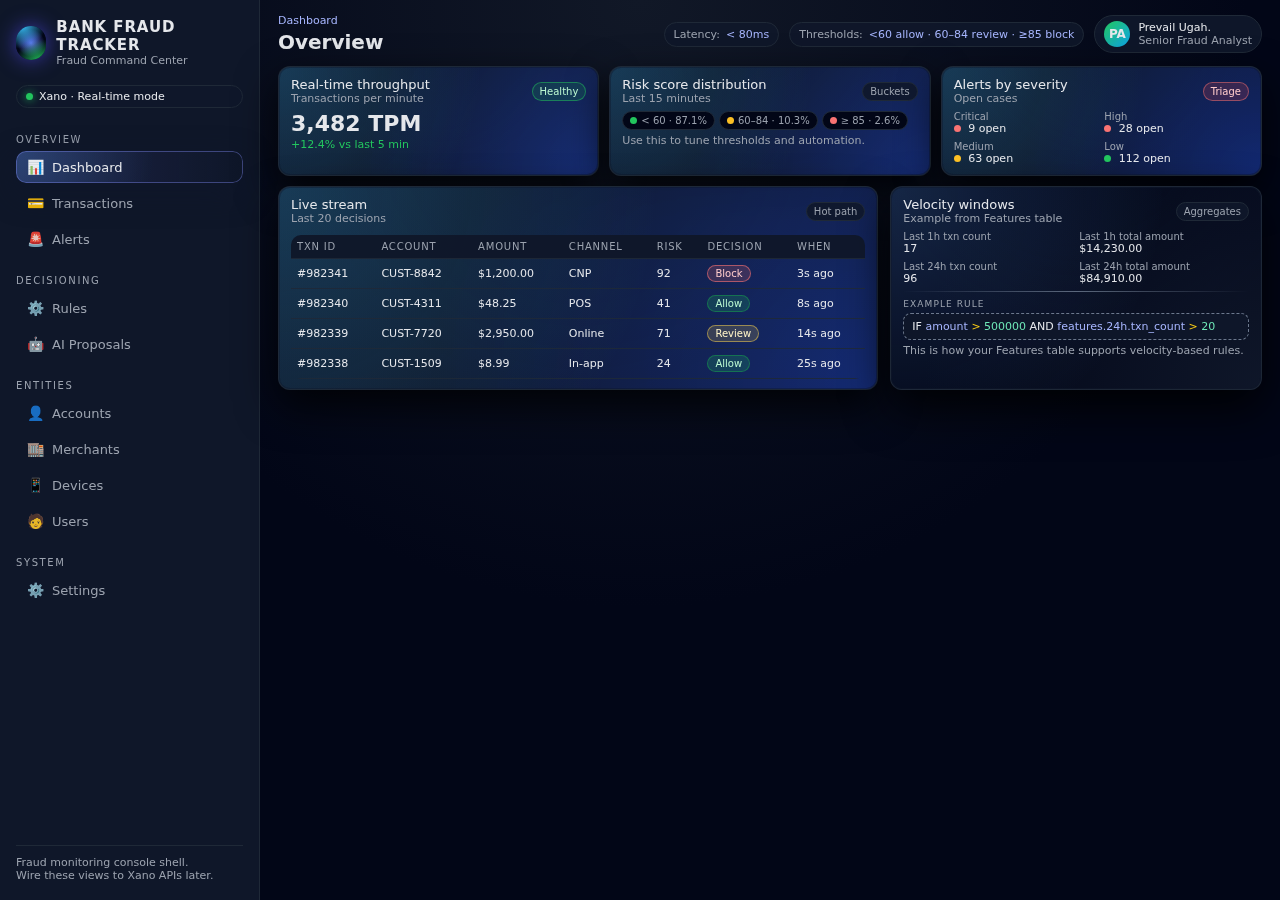
<file: Xano_challenge_ROADMAP/index.html>
<!DOCTYPE html>
<html lang="en">
<head>
  <meta charset="UTF-8" />
  <title>Fraud Tracker</title>
  <meta name="viewport" content="width=device-width, initial-scale=1" />
  <style>
    :root {
      --bg: #020617;
      --bg-alt: #020617;
      --panel: #020617;
      --border: #1f2937;
      --accent: #6366f1;
      --accent-soft: rgba(99, 102, 241, 0.16);
      --accent-bright: #a5b4fc;
      --text: #e5e7eb;
      --text-soft: #9ca3af;
      --danger: #f97373;
      --warning: #fbbf24;
      --success: #22c55e;
      --chip-bg: #020617;
      --radius: 12px;
    }

    * {
      box-sizing: border-box;
      margin: 0;
      padding: 0;
      font-family: system-ui, -apple-system, BlinkMacSystemFont, "Segoe UI", sans-serif;
    }

    body {
      background: radial-gradient(circle at top, #111827 0, #020617 55%);
      color: var(--text);
      min-height: 100vh;
      display: flex;
    }

    .app-shell {
      display: flex;
      width: 100%;
      min-height: 100vh;
    }

    /* Sidebar */
    .sidebar {
      width: 260px;
      background: rgba(15, 23, 42, 0.98);
      border-right: 1px solid var(--border);
      display: flex;
      flex-direction: column;
      padding: 18px 16px;
      position: sticky;
      top: 0;
      height: 100vh;
    }

    .logo {
      display: flex;
      align-items: center;
      gap: 10px;
      margin-bottom: 18px;
    }

    .logo-mark {
      width: 34px;
      height: 34px;
      border-radius: 999px;
      background:
        radial-gradient(circle at 20% 0, #38bdf8 0, transparent 55%),
        radial-gradient(circle at 80% 110%, #22c55e 0, transparent 55%),
        radial-gradient(circle at 50% 50%, #6366f1 0, #020617 60%);
      box-shadow: 0 0 20px rgba(79, 70, 229, 0.7);
    }

    .logo-text {
      font-weight: 600;
      letter-spacing: 0.06em;
      font-size: 15px;
      text-transform: uppercase;
    }

    .logo-sub {
      font-size: 11px;
      color: var(--text-soft);
    }

    .env-pill {
      display: inline-flex;
      align-items: center;
      gap: 6px;
      font-size: 11px;
      padding: 4px 9px;
      border-radius: 999px;
      border: 1px solid var(--border);
      background: rgba(15, 23, 42, 0.9);
      margin-bottom: 10px;
    }

    .env-dot {
      width: 7px;
      height: 7px;
      border-radius: 999px;
      background: #22c55e;
      box-shadow: 0 0 9px rgba(34, 197, 94, 0.9);
    }

    .nav-section-title {
      margin: 16px 0 6px;
      font-size: 10px;
      text-transform: uppercase;
      letter-spacing: 0.16em;
      color: var(--text-soft);
    }

    .nav {
      list-style: none;
    }

    .nav-item {
      margin-bottom: 4px;
    }

    .nav-link {
      display: flex;
      align-items: center;
      gap: 8px;
      padding: 8px 10px;
      border-radius: 10px;
      font-size: 13px;
      color: var(--text-soft);
      cursor: pointer;
      text-decoration: none;
      transition:
        background 0.14s ease,
        color 0.14s ease,
        transform 0.08s ease,
        box-shadow 0.12s ease;
    }

    .nav-link span.icon {
      width: 18px;
      text-align: center;
      font-size: 14px;
      opacity: 0.9;
    }

    .nav-link.active {
      background:
        radial-gradient(circle at top left, rgba(96, 165, 250, 0.25), transparent 60%),
        linear-gradient(to right, var(--accent-soft), transparent);
      color: #e5e7eb;
      box-shadow:
        inset 0 0 0 1px rgba(129, 140, 248, 0.4),
        0 10px 30px rgba(15, 23, 42, 0.8);
    }

    .nav-link:hover {
      background: rgba(31, 41, 55, 0.95);
      color: #e5e7eb;
      transform: translateY(-1px);
    }

    .sidebar-footer {
      margin-top: auto;
      font-size: 11px;
      color: var(--text-soft);
      border-top: 1px solid var(--border);
      padding-top: 10px;
    }

    /* Main */
    .main {
      flex: 1;
      display: flex;
      flex-direction: column;
      padding: 14px 18px;
      gap: 12px;
      max-width: calc(100vw - 260px);
    }

    .topbar {
      display: flex;
      align-items: center;
      justify-content: space-between;
      gap: 10px;
    }

    .breadcrumbs {
      font-size: 11px;
      color: var(--text-soft);
    }

    .breadcrumbs span {
      color: var(--accent-bright);
    }

    .page-title {
      font-size: 20px;
      font-weight: 600;
      margin-top: 3px;
    }

    .topbar-right {
      display: flex;
      align-items: center;
      gap: 10px;
      flex-wrap: wrap;
      justify-content: flex-end;
    }

    .pill {
      font-size: 11px;
      padding: 5px 9px;
      border-radius: 999px;
      border: 1px solid var(--border);
      background: rgba(15, 23, 42, 0.9);
      display: inline-flex;
      align-items: center;
      gap: 6px;
      color: var(--text-soft);
    }

    .pill strong {
      font-weight: 500;
      color: var(--accent-bright);
    }

    .user-wrapper {
      display: flex;
      align-items: center;
      gap: 8px;
      padding: 5px 9px;
      border-radius: 999px;
      border: 1px solid var(--border);
      background: rgba(15, 23, 42, 0.95);
    }

    .user-avatar {
      width: 26px;
      height: 26px;
      border-radius: 999px;
      background: linear-gradient(135deg, #22c55e, #0ea5e9);
      display: flex;
      align-items: center;
      justify-content: center;
      font-size: 12px;
      font-weight: 600;
    }

    .user-info {
      display: flex;
      flex-direction: column;
      font-size: 11px;
    }

    .user-info-name {
      color: #e5e7eb;
    }

    .user-info-role {
      color: var(--text-soft);
    }

    /* Layout helpers */
    .grid {
      display: grid;
      gap: 10px;
    }

    .grid-3 {
      grid-template-columns: repeat(3, minmax(0, 1fr));
    }

    .grid-2 {
      grid-template-columns: repeat(2, minmax(0, 1fr));
    }

    .grid-main-sidebar {
      grid-template-columns: minmax(0, 2.1fr) minmax(0, 1.3fr);
      gap: 12px;
    }

    @media (max-width: 1150px) {
      .grid-3 {
        grid-template-columns: repeat(2, minmax(0, 1fr));
      }

      .grid-main-sidebar {
        grid-template-columns: minmax(0, 1fr);
      }

      .sidebar {
        display: none;
      }

      .main {
        max-width: 100vw;
      }
    }

    @media (max-width: 760px) {
      .grid-3,
      .grid-2 {
        grid-template-columns: minmax(0, 1fr);
      }

      .topbar {
        flex-direction: column;
        align-items: flex-start;
      }
    }

    /* Cards / panels */
    .card {
      background:
        radial-gradient(circle at top left, rgba(56, 189, 248, 0.22), transparent 60%),
        radial-gradient(circle at bottom right, rgba(30, 64, 175, 0.6), rgba(15, 23, 42, 0.98) 70%);
      border-radius: var(--radius);
      padding: 10px 12px;
      border: 1px solid rgba(31, 41, 55, 0.95);
      box-shadow:
        0 16px 40px rgba(0, 0, 0, 0.8),
        inset 0 0 0 1px rgba(15, 23, 42, 0.4);
      position: relative;
      overflow: hidden;
    }

    .card::after {
      content: "";
      position: absolute;
      inset: -30%;
      background: radial-gradient(circle at top, rgba(148, 163, 184, 0.12), transparent 58%);
      opacity: 0.6;
      pointer-events: none;
      mix-blend-mode: soft-light;
    }

    .card > * {
      position: relative;
      z-index: 1;
    }

    .card-header {
      display: flex;
      align-items: center;
      justify-content: space-between;
      margin-bottom: 6px;
    }

    .card-title {
      font-size: 13px;
      font-weight: 500;
    }

    .card-subtitle {
      font-size: 11px;
      color: var(--text-soft);
    }

    .badge {
      font-size: 10px;
      padding: 3px 7px;
      border-radius: 999px;
      border: 1px solid var(--border);
      color: var(--text-soft);
      background: rgba(15, 23, 42, 0.9);
    }

    .badge--success {
      border-color: rgba(34, 197, 94, 0.5);
      color: #bbf7d0;
      background: rgba(22, 163, 74, 0.18);
    }

    .badge--danger {
      border-color: rgba(248, 113, 113, 0.5);
      color: #fecaca;
      background: rgba(239, 68, 68, 0.18);
    }

    .badge--warning {
      border-color: rgba(250, 204, 21, 0.6);
      color: #fef3c7;
      background: rgba(250, 204, 21, 0.15);
    }

    .badge--ai {
      border-color: rgba(168, 85, 247, 0.6);
      color: #f5d0fe;
      background: rgba(91, 33, 182, 0.25);
    }

    .metric-main {
      font-size: 22px;
      font-weight: 600;
      margin-bottom: 2px;
    }

    .metric-meta {
      font-size: 11px;
      color: var(--text-soft);
    }

    .trend {
      font-size: 11px;
      color: var(--success);
    }

    .trend.danger {
      color: var(--danger);
    }

    /* Table */
    .table-wrapper {
      width: 100%;
      overflow-x: auto;
    }

    table {
      width: 100%;
      border-collapse: collapse;
      font-size: 11px;
      margin-top: 4px;
      border-radius: 10px;
      overflow: hidden;
    }

    thead {
      background: rgba(15, 23, 42, 0.98);
    }

    th,
    td {
      padding: 6px 6px;
      text-align: left;
      border-bottom: 1px solid rgba(31, 41, 55, 0.9);
      white-space: nowrap;
    }

    th {
      font-weight: 500;
      color: var(--text-soft);
      font-size: 10px;
      text-transform: uppercase;
      letter-spacing: 0.08em;
    }

    tbody tr:hover {
      background: rgba(55, 65, 81, 0.32);
      cursor: pointer;
    }

    .status-pill {
      padding: 2px 7px;
      border-radius: 999px;
      font-size: 10px;
      border: 1px solid var(--border);
      display: inline-flex;
      align-items: center;
      gap: 4px;
    }

    .status-pill.review {
      background: rgba(252, 211, 77, 0.16);
      color: #fef3c7;
      border-color: rgba(252, 211, 77, 0.5);
    }

    .status-pill.block {
      background: rgba(248, 113, 113, 0.18);
      color: #fecaca;
      border-color: rgba(248, 113, 113, 0.6);
    }

    .status-pill.allow {
      background: rgba(34, 197, 94, 0.18);
      color: #bbf7d0;
      border-color: rgba(22, 163, 74, 0.5);
    }

    .tag {
      font-size: 10px;
      padding: 3px 6px;
      border-radius: 999px;
      border: 1px solid var(--border);
      color: var(--text-soft);
      background: rgba(15, 23, 42, 0.9);
    }

    .tag.severity-high {
      border-color: rgba(248, 113, 113, 0.7);
      color: #fecaca;
    }

    .tag.severity-medium {
      border-color: rgba(250, 204, 21, 0.7);
      color: #fef3c7;
    }

    .tag.severity-low {
      border-color: rgba(59, 130, 246, 0.7);
      color: #bfdbfe;
    }

    /* Filters */
    .filters {
      display: flex;
      flex-wrap: wrap;
      gap: 6px;
      margin-bottom: 6px;
    }

    .filter-control {
      display: flex;
      flex-direction: column;
      gap: 2px;
      min-width: 120px;
    }

    .filter-label {
      font-size: 10px;
      color: var(--text-soft);
    }

    .filter-input,
    .filter-select,
    .filter-range {
      background: rgba(15, 23, 42, 0.95);
      border-radius: 999px;
      padding: 4px 8px;
      border: 1px solid var(--border);
      color: var(--text);
      font-size: 11px;
      outline: none;
    }

    .filter-input::placeholder {
      color: #6b7280;
    }

    .btn {
      border-radius: 999px;
      border: 1px solid var(--border);
      padding: 5px 10px;
      font-size: 11px;
      background: rgba(15, 23, 42, 0.96);
      color: var(--text-soft);
      cursor: pointer;
      display: inline-flex;
      align-items: center;
      gap: 6px;
      transition:
        background 0.15s ease,
        transform 0.06s ease,
        border-color 0.15s ease,
        box-shadow 0.15s ease;
      white-space: nowrap;
    }

    .btn-primary {
      background: linear-gradient(135deg, #6366f1, #22c55e);
      border-color: rgba(191, 219, 254, 0.4);
      color: #f9fafb;
      box-shadow:
        0 10px 25px rgba(15, 23, 42, 0.9),
        0 0 16px rgba(59, 130, 246, 0.7);
    }

    .btn-ghost {
      background: transparent;
    }

    .btn-danger {
      background: rgba(248, 113, 113, 0.15);
      border-color: rgba(248, 113, 113, 0.7);
      color: #fecaca;
    }

    .btn:hover {
      transform: translateY(-1px);
      background: rgba(31, 41, 55, 0.95);
      box-shadow: 0 12px 28px rgba(0, 0, 0, 0.85);
    }

    .btn-primary:hover {
      background: linear-gradient(135deg, #818cf8, #22c55e);
    }

    .btn-danger:hover {
      background: rgba(248, 113, 113, 0.22);
    }

    .section {
      display: none;
      flex-direction: column;
      gap: 10px;
    }

    .section.active {
      display: flex;
    }

    .section-header-line {
      display: flex;
      justify-content: space-between;
      align-items: center;
      margin-bottom: -2px;
      gap: 8px;
      flex-wrap: wrap;
    }

    .section-title {
      font-size: 15px;
      font-weight: 550;
    }

    .section-subtitle {
      font-size: 11px;
      color: var(--text-soft);
    }

    /* Detail panels */
    .detail-panel {
      background:
        radial-gradient(circle at top left, rgba(96, 165, 250, 0.2), transparent 65%),
        radial-gradient(circle at bottom right, rgba(15, 23, 42, 0.98), rgba(2, 6, 23, 1) 80%);
      border-radius: var(--radius);
      padding: 10px 12px;
      border: 1px solid rgba(31, 41, 55, 0.9);
      box-shadow:
        0 18px 45px rgba(0, 0, 0, 0.9),
        inset 0 0 0 1px rgba(15, 23, 42, 0.5);
      position: relative;
      overflow: hidden;
    }

    .detail-panel::after {
      content: "";
      position: absolute;
      inset: -40%;
      background: radial-gradient(circle at top, rgba(148, 163, 184, 0.16), transparent 60%);
      opacity: 0.7;
      pointer-events: none;
      mix-blend-mode: soft-light;
    }

    .detail-panel > * {
      position: relative;
      z-index: 1;
    }

    .detail-header {
      display: flex;
      justify-content: space-between;
      align-items: center;
      margin-bottom: 6px;
      gap: 8px;
    }

    .detail-title {
      font-size: 13px;
      font-weight: 500;
    }

    .detail-meta {
      font-size: 11px;
      color: var(--text-soft);
    }

    .detail-grid {
      display: grid;
      grid-template-columns: repeat(2, minmax(0, 1fr));
      gap: 6px;
      font-size: 11px;
    }

    @media (max-width: 840px) {
      .detail-grid {
        grid-template-columns: minmax(0, 1fr);
      }
    }

    .detail-item-label {
      font-size: 10px;
      color: var(--text-soft);
    }

    .detail-item-value {
      font-size: 11px;
    }

    /* JSON viewer */
    .json-viewer {
      background: rgba(15, 23, 42, 0.98);
      border-radius: 8px;
      padding: 8px;
      border: 1px solid var(--border);
      font-family: "JetBrains Mono", ui-monospace, SFMono-Regular, Menlo, Monaco, Consolas, "Liberation Mono", "Courier New", monospace;
      font-size: 11px;
      max-height: 180px;
      overflow: auto;
      color: #e5e7eb;
      margin-top: 4px;
    }

    .json-key {
      color: #93c5fd;
    }

    .json-string {
      color: #6ee7b7;
    }

    .json-number {
      color: #fde68a;
    }

    .json-boolean {
      color: #fca5a5;
    }

    .json-null {
      color: #9ca3af;
    }

    .rule-condition {
      font-size: 11px;
      padding: 6px 8px;
      border-radius: 8px;
      background: rgba(15, 23, 42, 0.96);
      border: 1px dashed rgba(148, 163, 184, 0.7);
      margin-top: 4px;
    }

    .rule-condition span.field {
      color: #a5b4fc;
    }

    .rule-condition span.op {
      color: #facc15;
    }

    .rule-condition span.value {
      color: #6ee7b7;
    }

    .chips {
      display: flex;
      flex-wrap: wrap;
      gap: 4px;
      margin-top: 4px;
    }

    .chip {
      font-size: 10px;
      padding: 3px 7px;
      border-radius: 999px;
      background: var(--chip-bg);
      border: 1px solid var(--border);
      color: var(--text-soft);
      display: inline-flex;
      align-items: center;
      gap: 4px;
    }

    .chip-dot {
      width: 7px;
      height: 7px;
      border-radius: 999px;
      background: #22c55e;
    }

    .muted {
      color: var(--text-soft);
      font-size: 11px;
    }

    .divider {
      height: 1px;
      border-radius: 999px;
      background: linear-gradient(to right, transparent, rgba(148, 163, 184, 0.65), transparent);
      margin: 6px 0 7px;
      opacity: 0.9;
    }

    .tiny-label {
      font-size: 9px;
      text-transform: uppercase;
      letter-spacing: 0.12em;
      color: var(--text-soft);
    }

    .severity-dot {
      width: 7px;
      height: 7px;
      border-radius: 999px;
      display: inline-block;
      margin-right: 4px;
    }

    .severity-dot.high {
      background: #f97373;
    }

    .severity-dot.medium {
      background: #fbbf24;
    }

    .severity-dot.low {
      background: #22c55e;
    }

    .badge-confidence {
      border-color: rgba(129, 140, 248, 0.8);
      color: #e0e7ff;
      background: rgba(55, 48, 163, 0.4);
    }

    .pagination {
      display: flex;
      justify-content: flex-end;
      align-items: center;
      gap: 4px;
      margin-top: 4px;
      font-size: 11px;
    }

    .pagination-btn {
      padding: 3px 7px;
      border-radius: 999px;
      border: 1px solid var(--border);
      background: rgba(15, 23, 42, 0.95);
      cursor: pointer;
    }

    .pagination-btn.disabled {
      opacity: 0.4;
      cursor: default;
    }
  </style>
</head>
<body>
  <div class="app-shell">
    <!-- Sidebar -->
    <aside class="sidebar">
      <div class="logo">
        <div class="logo-mark"></div>
        <div>
          <div class="logo-text">Bank Fraud Tracker</div>
          <div class="logo-sub">Fraud Command Center</div>
        </div>
      </div>

      <div class="env-pill">
        <span class="env-dot"></span>
        <span>Xano · Real-time mode</span>
      </div>

      <div class="nav-section-title">Overview</div>
      <ul class="nav">
        <li class="nav-item">
          <a class="nav-link active" data-section="dashboard">
            <span class="icon">📊</span>
            <span>Dashboard</span>
          </a>
        </li>
        <li class="nav-item">
          <a class="nav-link" data-section="transactions">
            <span class="icon">💳</span>
            <span>Transactions</span>
          </a>
        </li>
        <li class="nav-item">
          <a class="nav-link" data-section="alerts">
            <span class="icon">🚨</span>
            <span>Alerts</span>
          </a>
        </li>
      </ul>

      <div class="nav-section-title">Decisioning</div>
      <ul class="nav">
        <li class="nav-item">
          <a class="nav-link" data-section="rules">
            <span class="icon">⚙️</span>
            <span>Rules</span>
          </a>
        </li>
        <li class="nav-item">
          <a class="nav-link" data-section="ai-proposals">
            <span class="icon">🤖</span>
            <span>AI Proposals</span>
          </a>
        </li>
      </ul>

      <div class="nav-section-title">Entities</div>
      <ul class="nav">
        <li class="nav-item">
          <a class="nav-link" data-section="accounts">
            <span class="icon">👤</span>
            <span>Accounts</span>
          </a>
        </li>
        <li class="nav-item">
          <a class="nav-link" data-section="merchants">
            <span class="icon">🏬</span>
            <span>Merchants</span>
          </a>
        </li>
        <li class="nav-item">
          <a class="nav-link" data-section="devices">
            <span class="icon">📱</span>
            <span>Devices</span>
          </a>
        </li>
        <li class="nav-item">
          <a class="nav-link" data-section="users">
            <span class="icon">🧑</span>
            <span>Users</span>
          </a>
        </li>
      </ul>

      <div class="nav-section-title">System</div>
      <ul class="nav">
        <li class="nav-item">
          <a class="nav-link" data-section="settings">
            <span class="icon">⚙️</span>
            <span>Settings</span>
          </a>
        </li>
      </ul>

      <div class="sidebar-footer">
        <div>Fraud monitoring console shell.</div>
        <div class="muted">Wire these views to Xano APIs later.</div>
      </div>
    </aside>

    <!-- Main -->
    <main class="main">
      <header class="topbar">
        <div>
          <div class="breadcrumbs">
            <span id="breadcrumbs-root">Dashboard</span>
          </div>
          <div class="page-title" id="page-title">Overview</div>
        </div>
        <div class="topbar-right">
          <div class="pill">
            <span>Latency:</span>
            <strong>&lt; 80ms</strong>
          </div>
          <div class="pill">
            <span>Thresholds:</span>
            <strong>&lt;60 allow · 60–84 review · ≥85 block</strong>
          </div>
          <div class="user-wrapper">
            <div class="user-avatar">PA</div>
            <div class="user-info">
              <span class="user-info-name">Prevail Ugah.</span>
              <span class="user-info-role">Senior Fraud Analyst</span>
            </div>
          </div>
        </div>
      </header>

      <!-- DASHBOARD -->
      <section class="section active" id="section-dashboard">
        <div class="grid grid-3">
          <div class="card">
            <div class="card-header">
              <div>
                <div class="card-title">Real-time throughput</div>
                <div class="card-subtitle">Transactions per minute</div>
              </div>
              <span class="badge badge--success">Healthy</span>
            </div>
            <div class="metric-main">3,482 TPM</div>
            <div class="metric-meta">
              <span class="trend">+12.4% vs last 5 min</span>
            </div>
          </div>

          <div class="card">
            <div class="card-header">
              <div>
                <div class="card-title">Risk score distribution</div>
                <div class="card-subtitle">Last 15 minutes</div>
              </div>
              <span class="badge">Buckets</span>
            </div>
            <div class="chips">
              <div class="chip">
                <span class="chip-dot"></span>&lt; 60 · 87.1%
              </div>
              <div class="chip">
                <span class="chip-dot" style="background:#fbbf24;"></span>60–84 · 10.3%
              </div>
              <div class="chip">
                <span class="chip-dot" style="background:#f97373;"></span>≥ 85 · 2.6%
              </div>
            </div>
            <div class="metric-meta" style="margin-top:4px;">
              Use this to tune thresholds and automation.
            </div>
          </div>

          <div class="card">
            <div class="card-header">
              <div>
                <div class="card-title">Alerts by severity</div>
                <div class="card-subtitle">Open cases</div>
              </div>
              <span class="badge badge--danger">Triage</span>
            </div>
            <div class="detail-grid">
              <div>
                <div class="detail-item-label">Critical</div>
                <div class="detail-item-value">
                  <span class="severity-dot high"></span> 9 open
                </div>
              </div>
              <div>
                <div class="detail-item-label">High</div>
                <div class="detail-item-value">
                  <span class="severity-dot high"></span> 28 open
                </div>
              </div>
              <div>
                <div class="detail-item-label">Medium</div>
                <div class="detail-item-value">
                  <span class="severity-dot medium"></span> 63 open
                </div>
              </div>
              <div>
                <div class="detail-item-label">Low</div>
                <div class="detail-item-value">
                  <span class="severity-dot low"></span> 112 open
                </div>
              </div>
            </div>
          </div>
        </div>

        <div class="grid grid-main-sidebar">
          <div class="card">
            <div class="card-header">
              <div>
                <div class="card-title">Live stream</div>
                <div class="card-subtitle">Last 20 decisions</div>
              </div>
              <span class="badge">Hot path</span>
            </div>
            <div class="table-wrapper">
              <table>
                <thead>
                  <tr>
                    <th>Txn ID</th>
                    <th>Account</th>
                    <th>Amount</th>
                    <th>Channel</th>
                    <th>Risk</th>
                    <th>Decision</th>
                    <th>When</th>
                  </tr>
                </thead>
                <tbody>
                  <tr>
                    <td>#982341</td>
                    <td>CUST-8842</td>
                    <td>$1,200.00</td>
                    <td>CNP</td>
                    <td>92</td>
                    <td><span class="status-pill block">Block</span></td>
                    <td>3s ago</td>
                  </tr>
                  <tr>
                    <td>#982340</td>
                    <td>CUST-4311</td>
                    <td>$48.25</td>
                    <td>POS</td>
                    <td>41</td>
                    <td><span class="status-pill allow">Allow</span></td>
                    <td>8s ago</td>
                  </tr>
                  <tr>
                    <td>#982339</td>
                    <td>CUST-7720</td>
                    <td>$2,950.00</td>
                    <td>Online</td>
                    <td>71</td>
                    <td><span class="status-pill review">Review</span></td>
                    <td>14s ago</td>
                  </tr>
                  <tr>
                    <td>#982338</td>
                    <td>CUST-1509</td>
                    <td>$8.99</td>
                    <td>In-app</td>
                    <td>24</td>
                    <td><span class="status-pill allow">Allow</span></td>
                    <td>25s ago</td>
                  </tr>
                </tbody>
              </table>
            </div>
          </div>

          <div class="detail-panel">
            <div class="detail-header">
              <div>
                <div class="detail-title">Velocity windows</div>
                <div class="detail-meta">Example from Features table</div>
              </div>
              <span class="badge">Aggregates</span>
            </div>
            <div class="detail-grid">
              <div>
                <div class="detail-item-label">Last 1h txn count</div>
                <div class="detail-item-value">17</div>
              </div>
              <div>
                <div class="detail-item-label">Last 1h total amount</div>
                <div class="detail-item-value">$14,230.00</div>
              </div>
              <div>
                <div class="detail-item-label">Last 24h txn count</div>
                <div class="detail-item-value">96</div>
              </div>
              <div>
                <div class="detail-item-label">Last 24h total amount</div>
                <div class="detail-item-value">$84,910.00</div>
              </div>
            </div>
            <div class="divider"></div>
            <div class="tiny-label">Example rule</div>
            <div class="rule-condition">
              IF <span class="field">amount</span>
              <span class="op">&gt;</span>
              <span class="value">500000</span>
              AND
              <span class="field">features.24h.txn_count</span>
              <span class="op">&gt;</span>
              <span class="value">20</span>
            </div>
            <p class="muted" style="margin-top:4px;">
              This is how your Features table supports velocity-based rules.
            </p>
          </div>
        </div>
      </section>

      <!-- TRANSACTIONS -->
      <section class="section" id="section-transactions">
        <div class="section-header-line">
          <div>
            <div class="section-title">Transactions</div>
            <div class="section-subtitle">
              Inspect live and historical transactions, risk scores, and rule evaluations.
            </div>
          </div>
          <div style="display:flex; gap:6px; flex-wrap:wrap;">
            <button class="btn btn-ghost">Export CSV</button>
            <button class="btn btn-primary">Ingest test transaction</button>
          </div>
        </div>

        <div class="card">
          <div class="card-header">
            <div>
              <div class="card-title">Filters</div>
              <div class="card-subtitle">Time, value, channel, decision, and risk score.</div>
            </div>
          </div>
          <div class="filters">
            <div class="filter-control">
              <label class="filter-label">Date range</label>
              <input class="filter-input" placeholder="Last 24 hours" />
            </div>
            <div class="filter-control">
              <label class="filter-label">Amount (min)</label>
              <input class="filter-input" placeholder="0" />
            </div>
            <div class="filter-control">
              <label class="filter-label">Amount (max)</label>
              <input class="filter-input" placeholder="500000" />
            </div>
            <div class="filter-control">
              <label class="filter-label">Channel</label>
              <select class="filter-select">
                <option>Any</option>
                <option>Online</option>
                <option>POS</option>
                <option>Card-not-present</option>
                <option>In-app</option>
              </select>
            </div>
            <div class="filter-control">
              <label class="filter-label">Decision</label>
              <select class="filter-select">
                <option>Any</option>
                <option>Allow</option>
                <option>Review</option>
                <option>Block</option>
              </select>
            </div>
            <div class="filter-control">
              <label class="filter-label">Risk ≥</label>
              <input class="filter-input" placeholder="0" />
            </div>
            <div style="align-self:flex-end; display:flex; gap:6px;">
              <button class="btn btn-ghost">Reset</button>
              <button class="btn btn-primary">Apply</button>
            </div>
          </div>
        </div>

        <div class="grid grid-main-sidebar">
          <div class="card">
            <div class="card-header">
              <div>
                <div class="card-title">Transactions list</div>
                <div class="card-subtitle">Backed by the Transactions table in Xano.</div>
              </div>
              <span class="badge">Paginated</span>
            </div>
            <div class="table-wrapper">
              <table>
                <thead>
                  <tr>
                    <th>ID</th>
                    <th>Account</th>
                    <th>Merchant</th>
                    <th>Amount</th>
                    <th>Channel</th>
                    <th>Risk</th>
                    <th>Decision</th>
                    <th>Timestamp</th>
                  </tr>
                </thead>
                <tbody>
                  <tr>
                    <td>#982341</td>
                    <td>CUST-8842</td>
                    <td>FOODPANDA-NG</td>
                    <td>$1,200.00</td>
                    <td>CNP</td>
                    <td>92</td>
                    <td><span class="status-pill block">Block</span></td>
                    <td>2025-12-12 21:31:22</td>
                  </tr>
                  <tr>
                    <td>#982339</td>
                    <td>CUST-7720</td>
                    <td>UBER-NG</td>
                    <td>$2,950.00</td>
                    <td>Online</td>
                    <td>71</td>
                    <td><span class="status-pill review">Review</span></td>
                    <td>2025-12-12 21:30:14</td>
                  </tr>
                  <tr>
                    <td>#982332</td>
                    <td>CUST-4311</td>
                    <td>SPAR-ABJ</td>
                    <td>$48.25</td>
                    <td>POS</td>
                    <td>41</td>
                    <td><span class="status-pill allow">Allow</span></td>
                    <td>2025-12-12 21:28:09</td>
                  </tr>
                  <tr>
                    <td>#982328</td>
                    <td>CUST-1509</td>
                    <td>APPLE.COM/BILL</td>
                    <td>$8.99</td>
                    <td>In-app</td>
                    <td>24</td>
                    <td><span class="status-pill allow">Allow</span></td>
                    <td>2025-12-12 21:27:49</td>
                  </tr>
                </tbody>
              </table>
            </div>
            <div class="pagination">
              <span>Page 1 of 48</span>
              <button class="pagination-btn disabled">&laquo;</button>
              <button class="pagination-btn">&raquo;</button>
            </div>
          </div>

          <div class="detail-panel">
            <div class="detail-header">
              <div>
                <div class="detail-title">Transaction detail</div>
                <div class="detail-meta">
                  Combines Accounts, Merchants, Devices, Features, and Rule_evaluations.
                </div>
              </div>
              <span class="badge badge--danger">Risk 92 · Block</span>
            </div>

            <div class="detail-grid">
              <div>
                <div class="detail-item-label">Transaction ID</div>
                <div class="detail-item-value">#982341</div>
              </div>
              <div>
                <div class="detail-item-label">Account</div>
                <div class="detail-item-value">CUST-8842 (High tier)</div>
              </div>
              <div>
                <div class="detail-item-label">Merchant</div>
                <div class="detail-item-value">FOODPANDA-NG (MCC 5812)</div>
              </div>
              <div>
                <div class="detail-item-label">Device</div>
                <div class="detail-item-value">device_hash_9af0...d2</div>
              </div>
              <div>
                <div class="detail-item-label">Channel</div>
                <div class="detail-item-value">Card-not-present</div>
              </div>
              <div>
                <div class="detail-item-label">Amount</div>
                <div class="detail-item-value">$1,200.00 · NGN equivalent</div>
              </div>
            </div>

            <div class="divider"></div>
            <div class="tiny-label">Rule evaluations</div>
            <div class="chips">
              <div class="chip">
                Large CNP at night · +40
              </div>
              <div class="chip">
                24h velocity &gt; 20 · +35
              </div>
              <div class="chip">
                New device &lt; 1h · +17
              </div>
            </div>

            <div class="divider"></div>
            <div class="tiny-label">Features snapshot</div>
            <p class="muted">
              Last 1h: 17 txns · $14,230 — Last 24h: 96 txns · $84,910.
            </p>

            <div class="divider"></div>
            <div class="tiny-label">Raw metadata_json</div>
            <div class="json-viewer">
              <span class="json-key">{"ip_address"</span>: <span class="json-string">"197.210.45.18"</span>,
              <span class="json-key">"geo_country"</span>: <span class="json-string">"NG"</span>,
              <span class="json-key">"device_fingerprint"</span>: <span class="json-string">"device_hash_9af0e..."</span>,
              <span class="json-key">"user_agent"</span>: <span class="json-string">"Mozilla/5.0 (Windows 10)"</span>,
              <span class="json-key">"attempt"</span>: <span class="json-number">3</span>,
              <span class="json-key">"previous_declines"</span>: <span class="json-number">2</span>
              }
            </div>
          </div>
        </div>
      </section>

      <!-- ALERTS -->
      <section class="section" id="section-alerts">
        <div class="section-header-line">
          <div>
            <div class="section-title">Alerts & Case Management</div>
            <div class="section-subtitle">
              Alerts are created when transactions exceed risk thresholds or match critical rules.
            </div>
          </div>
          <button class="btn btn-primary">New manual case</button>
        </div>

        <div class="grid grid-main-sidebar">
          <div class="card">
            <div class="card-header">
              <div>
                <div class="card-title">Alert queue</div>
                <div class="card-subtitle">
                  Data from the Alerts table (linked to Transactions and Users).
                </div>
              </div>
              <span class="badge badge--danger">Critical triage</span>
            </div>

            <div class="filters">
              <div class="filter-control">
                <label class="filter-label">Severity</label>
                <select class="filter-select">
                  <option>Any</option>
                  <option>Critical</option>
                  <option>High</option>
                  <option>Medium</option>
                  <option>Low</option>
                </select>
              </div>
              <div class="filter-control">
                <label class="filter-label">Status</label>
                <select class="filter-select">
                  <option>Open</option>
                  <option>In review</option>
                  <option>Resolved</option>
                </select>
              </div>
              <div class="filter-control">
                <label class="filter-label">Assignee</label>
                <select class="filter-select">
                  <option>Any</option>
                  <option>Unassigned</option>
                  <option>Prevail A.</option>
                  <option>Analyst team</option>
                </select>
              </div>
              <div style="align-self:flex-end;">
                <button class="btn btn-ghost">Clear</button>
                <button class="btn btn-primary">Filter</button>
              </div>
            </div>

            <div class="table-wrapper">
              <table>
                <thead>
                  <tr>
                    <th>Alert ID</th>
                    <th>Txn ID</th>
                    <th>Risk</th>
                    <th>Category</th>
                    <th>Status</th>
                    <th>Assignee</th>
                    <th>Created</th>
                  </tr>
                </thead>
                <tbody>
                  <tr>
                    <td>AL-00982</td>
                    <td>#982341</td>
                    <td>92</td>
                    <td>Velocity spike</td>
                    <td><span class="status-pill block">Open</span></td>
                    <td>Unassigned</td>
                    <td>2m ago</td>
                  </tr>
                  <tr>
                    <td>AL-00981</td>
                    <td>#982339</td>
                    <td>71</td>
                    <td>High-risk merchant</td>
                    <td><span class="status-pill review">In review</span></td>
                    <td>Prevail A.</td>
                    <td>7m ago</td>
                  </tr>
                  <tr>
                    <td>AL-00977</td>
                    <td>#982320</td>
                    <td>88</td>
                    <td>Multiple declines</td>
                    <td><span class="status-pill allow">Resolved</span></td>
                    <td>Analyst queue</td>
                    <td>24m ago</td>
                  </tr>
                </tbody>
              </table>
            </div>
          </div>

          <div class="detail-panel">
            <div class="detail-header">
              <div>
                <div class="detail-title">Alert detail</div>
                <div class="detail-meta">Case record linked to a single transaction.</div>
              </div>
              <span class="badge badge--danger">Critical · Open</span>
            </div>

            <div class="detail-grid">
              <div>
                <div class="detail-item-label">Alert ID</div>
                <div class="detail-item-value">AL-00982</div>
              </div>
              <div>
                <div class="detail-item-label">Transaction ID</div>
                <div class="detail-item-value">#982341</div>
              </div>
              <div>
                <div class="detail-item-label">Risk score</div>
                <div class="detail-item-value">92</div>
              </div>
              <div>
                <div class="detail-item-label">Category</div>
                <div class="detail-item-value">Velocity spike</div>
              </div>
              <div>
                <div class="detail-item-label">Status</div>
                <div class="detail-item-value">Open</div>
              </div>
              <div>
                <div class="detail-item-label">Assignee</div>
                <div class="detail-item-value">Unassigned</div>
              </div>
            </div>

            <div class="divider"></div>
            <div class="tiny-label">Notes</div>
            <p class="muted">
              Add analyst notes, outcome, and any supporting evidence about customer or merchant behaviour.
            </p>
            <div style="margin-top:6px; display:flex; gap:6px; flex-wrap:wrap;">
              <button class="btn btn-primary">Assign to me</button>
              <button class="btn btn-ghost">Change status</button>
            </div>
          </div>
        </div>
      </section>

      <!-- RULES -->
      <section class="section" id="section-rules">
        <div class="section-header-line">
          <div>
            <div class="section-title">Rules Engine</div>
            <div class="section-subtitle">
              Manage human-written fraud rules: versions, severity, and actions.
            </div>
          </div>
          <button class="btn btn-primary">Create new rule</button>
        </div>

        <div class="grid grid-main-sidebar">
          <div class="card">
            <div class="card-header">
              <div>
                <div class="card-title">Rule library</div>
                <div class="card-subtitle">
                  Active rules are evaluated on each transaction.
                </div>
              </div>
              <span class="badge">Versioned</span>
            </div>

            <div class="table-wrapper">
              <table>
                <thead>
                  <tr>
                    <th>Name</th>
                    <th>Version</th>
                    <th>Severity</th>
                    <th>Action</th>
                    <th>Status</th>
                    <th>Score +</th>
                  </tr>
                </thead>
                <tbody>
                  <tr>
                    <td>Large CNP at night</td>
                    <td>3</td>
                    <td><span class="tag severity-high">High</span></td>
                    <td>Block</td>
                    <td>Active</td>
                    <td>+40</td>
                  </tr>
                  <tr>
                    <td>24h velocity &gt; 20</td>
                    <td>1</td>
                    <td><span class="tag severity-medium">Medium</span></td>
                    <td>Review</td>
                    <td>Active</td>
                    <td>+35</td>
                  </tr>
                  <tr>
                    <td>New device &amp; high amount</td>
                    <td>2</td>
                    <td><span class="tag severity-high">High</span></td>
                    <td>Review</td>
                    <td>Active</td>
                    <td>+30</td>
                  </tr>
                  <tr>
                    <td>Block sanctioned countries</td>
                    <td>5</td>
                    <td><span class="tag severity-high">Critical</span></td>
                    <td>Block</td>
                    <td>Active</td>
                    <td>+80</td>
                  </tr>
                </tbody>
              </table>
            </div>
          </div>

          <div class="detail-panel">
            <div class="detail-header">
              <div>
                <div class="detail-title">Rule detail</div>
                <div class="detail-meta">
                  condition_json rendered into human-readable logic.
                </div>
              </div>
              <span class="badge badge--warning">Awaiting approval</span>
            </div>

            <div class="detail-grid">
              <div>
                <div class="detail-item-label">Rule name</div>
                <div class="detail-item-value">Large CNP at night</div>
              </div>
              <div>
                <div class="detail-item-label">Version</div>
                <div class="detail-item-value">3</div>
              </div>
              <div>
                <div class="detail-item-label">Severity</div>
                <div class="detail-item-value">High</div>
              </div>
              <div>
                <div class="detail-item-label">Action</div>
                <div class="detail-item-value">Block</div>
              </div>
              <div>
                <div class="detail-item-label">Created by</div>
                <div class="detail-item-value">prevail@company.com</div>
              </div>
              <div>
                <div class="detail-item-label">Approved by</div>
                <div class="detail-item-value">Pending</div>
              </div>
            </div>

            <div class="divider"></div>
            <div class="tiny-label">Condition (from condition_json)</div>
            <div class="rule-condition">
              IF <span class="field">channel</span>
              <span class="op">==</span>
              <span class="value">"card_not_present"</span>
              AND
              <span class="field">amount</span>
              <span class="op">&gt;</span>
              <span class="value">500000</span>
              AND
              <span class="field">timestamp.hour</span>
              <span class="op">IN</span>
              <span class="value">[22, 23, 0, 1, 2, 3]</span>
            </div>
            <p class="muted" style="margin-top:4px;">
              In Xano you’ll parse <code>condition_json</code> and feed it into the rule engine.
            </p>

            <div style="margin-top:6px; display:flex; gap:6px; flex-wrap:wrap;">
              <button class="btn btn-primary">Approve rule</button>
              <button class="btn btn-danger">Disable rule</button>
            </div>
          </div>
        </div>
      </section>

      <!-- AI PROPOSALS -->
      <section class="section" id="section-ai-proposals">
        <div class="section-header-line">
          <div>
            <div class="section-title">AI Proposals (Gemini)</div>
            <div class="section-subtitle">
              Rule ideas suggested by Gemini, stored in Ai_proposals.
            </div>
          </div>
          <button class="btn btn-primary">Trigger AI on sample</button>
        </div>

        <div class="grid grid-main-sidebar">
          <div class="card">
            <div class="card-header">
              <div>
                <div class="card-title">Proposed rules</div>
                <div class="card-subtitle">
                  Each proposal has an explanation, confidence, and rule JSON.
                </div>
              </div>
              <span class="badge badge-confidence">Gemini v1.5</span>
            </div>
            <div class="table-wrapper">
              <table>
                <thead>
                  <tr>
                    <th>Name</th>
                    <th>Confidence</th>
                    <th>Severity</th>
                    <th>Status</th>
                    <th>Proposed</th>
                  </tr>
                </thead>
                <tbody>
                  <tr>
                    <td>Rapid micro-charges on new device</td>
                    <td>0.91</td>
                    <td><span class="tag severity-high">High</span></td>
                    <td>Pending</td>
                    <td>2025-12-12 21:25</td>
                  </tr>
                  <tr>
                    <td>Unusual cross-border reversals</td>
                    <td>0.83</td>
                    <td><span class="tag severity-medium">Medium</span></td>
                    <td>Rejected</td>
                    <td>2025-12-12 19:10</td>
                  </tr>
                  <tr>
                    <td>Low-value test charges</td>
                    <td>0.88</td>
                    <td><span class="tag severity-low">Low</span></td>
                    <td>Approved</td>
                    <td>2025-12-12 16:42</td>
                  </tr>
                </tbody>
              </table>
            </div>
          </div>

          <div class="detail-panel">
            <div class="detail-header">
              <div>
                <div class="detail-title">Proposal detail</div>
                <div class="detail-meta">
                  Maps to Ai_proposals.input_context_json and proposed_rule_json.
                </div>
              </div>
              <span class="badge badge-confidence">Confidence 0.91</span>
            </div>

            <div class="tiny-label">Explanation</div>
            <p class="muted">
              "Detected a pattern where compromised cards are tested with multiple small charges from the same
              device within a short window, usually followed by a single high-value fraud attempt."
            </p>

            <div class="divider"></div>
            <div class="tiny-label">Proposed condition_json</div>
            <div class="rule-condition">
              IF <span class="field">features.1h.txn_count</span>
              <span class="op">&gt;</span>
              <span class="value">10</span>
              AND
              <span class="field">amount</span>
              <span class="op">&lt;</span>
              <span class="value">5000</span>
              AND
              <span class="field">device_id</span>
              <span class="op">contains</span>
              <span class="value">"new_device"</span>
            </div>

            <div class="divider"></div>
            <div class="tiny-label">Input context (truncated)</div>
            <div class="json-viewer">
              <span class="json-key">{"sample_transactions"</span>: [
              {<span class="json-key">"amount"</span>: <span class="json-number">199</span>, <span class="json-key">"channel"</span>: <span class="json-string">"online"</span>},
              {<span class="json-key">"amount"</span>: <span class="json-number">249</span>, <span class="json-key">"channel"</span>: <span class="json-string">"online"</span>}
              ],
              <span class="json-key">"features"</span>: {<span class="json-key">"1h.txn_count"</span>: <span class="json-number">12</span>}
              }
            </div>

            <div style="margin-top:6px; display:flex; gap:6px; flex-wrap:wrap;">
              <button class="btn btn-primary">Approve & publish</button>
              <button class="btn btn-danger">Reject</button>
            </div>
          </div>
        </div>
      </section>

      <!-- ACCOUNTS -->
      <section class="section" id="section-accounts">
        <div class="section-header-line">
          <div>
            <div class="section-title">Accounts</div>
            <div class="section-subtitle">
              Customer accounts from the Accounts table, enriched with Features and Alerts.
            </div>
          </div>
        </div>

        <div class="grid grid-main-sidebar">
          <div class="card">
            <div class="card-header">
              <div>
                <div class="card-title">Accounts list</div>
                <div class="card-subtitle">Filter by status and risk tier.</div>
              </div>
            </div>
            <div class="filters">
              <div class="filter-control">
                <label class="filter-label">Status</label>
                <select class="filter-select">
                  <option>Any</option>
                  <option>Active</option>
                  <option>Suspended</option>
                  <option>Closed</option>
                </select>
              </div>
              <div class="filter-control">
                <label class="filter-label">Risk tier</label>
                <select class="filter-select">
                  <option>Any</option>
                  <option>Low</option>
                  <option>Medium</option>
                  <option>High</option>
                  <option>Critical</option>
                </select>
              </div>
            </div>
            <div class="table-wrapper">
              <table>
                <thead>
                  <tr>
                    <th>Account ID</th>
                    <th>Customer ref</th>
                    <th>Status</th>
                    <th>Risk tier</th>
                    <th>Open alerts</th>
                  </tr>
                </thead>
                <tbody>
                  <tr>
                    <td>ACC-8842</td>
                    <td>CUST-8842</td>
                    <td>Active</td>
                    <td>High</td>
                    <td>3</td>
                  </tr>
                  <tr>
                    <td>ACC-4311</td>
                    <td>CUST-4311</td>
                    <td>Active</td>
                    <td>Medium</td>
                    <td>1</td>
                  </tr>
                  <tr>
                    <td>ACC-1509</td>
                    <td>CUST-1509</td>
                    <td>Suspended</td>
                    <td>Critical</td>
                    <td>5</td>
                  </tr>
                </tbody>
              </table>
            </div>
          </div>

          <div class="detail-panel">
            <div class="detail-header">
              <div>
                <div class="detail-title">Account detail</div>
                <div class="detail-meta">
                  Linked to Transactions, Devices, Features, and Alerts.
                </div>
              </div>
              <span class="badge badge--danger">Risk tier · High</span>
            </div>
            <div class="detail-grid">
              <div>
                <div class="detail-item-label">Account ID</div>
                <div class="detail-item-value">ACC-8842</div>
              </div>
              <div>
                <div class="detail-item-label">Customer ref</div>
                <div class="detail-item-value">CUST-8842</div>
              </div>
              <div>
                <div class="detail-item-label">Status</div>
                <div class="detail-item-value">Active</div>
              </div>
              <div>
                <div class="detail-item-label">Risk tier</div>
                <div class="detail-item-value">High</div>
              </div>
            </div>
            <div class="divider"></div>
            <div class="tiny-label">Recent features (velocity)</div>
            <p class="muted">
              Aggregated data from the Features table, recomputed asynchronously.
            </p>
          </div>
        </div>
      </section>

      <!-- MERCHANTS -->
      <section class="section" id="section-merchants">
        <div class="section-header-line">
          <div>
            <div class="section-title">Merchants</div>
            <div class="section-subtitle">
              Counterparty data from the Merchants table (MCC, country, risk_score).
            </div>
          </div>
        </div>

        <div class="grid grid-main-sidebar">
          <div class="card">
            <div class="card-header">
              <div>
                <div class="card-title">Merchants list</div>
                <div class="card-subtitle">Sort by risk and activity.</div>
              </div>
            </div>
            <div class="table-wrapper">
              <table>
                <thead>
                  <tr>
                    <th>Merchant</th>
                    <th>MCC</th>
                    <th>Country</th>
                    <th>Risk score</th>
                  </tr>
                </thead>
                <tbody>
                  <tr>
                    <td>FOODPANDA-NG</td>
                    <td>5812</td>
                    <td>NG</td>
                    <td>74</td>
                  </tr>
                  <tr>
                    <td>UBER-NG</td>
                    <td>4121</td>
                    <td>NG</td>
                    <td>38</td>
                  </tr>
                  <tr>
                    <td>APPLE.COM/BILL</td>
                    <td>5732</td>
                    <td>US</td>
                    <td>42</td>
                  </tr>
                </tbody>
              </table>
            </div>
          </div>

          <div class="detail-panel">
            <div class="detail-header">
              <div>
                <div class="detail-title">Merchant detail</div>
                <div class="detail-meta">Show transactions and aggregated risk.</div>
              </div>
              <span class="badge">Counterparty risk</span>
            </div>
            <p class="muted">
              Use this to track merchants with rising fraud patterns, high dispute rates, or unusual chargebacks.
            </p>
          </div>
        </div>
      </section>

      <!-- DEVICES -->
      <section class="section" id="section-devices">
        <div class="section-header-line">
          <div>
            <div class="section-title">Devices</div>
            <div class="section-subtitle">
              Device fingerprints from Devices table, mapped to customers and transactions.
            </div>
          </div>
        </div>

        <div class="grid grid-main-sidebar">
          <div class="card">
            <div class="card-header">
              <div>
                <div class="card-title">Devices list</div>
                <div class="card-subtitle">Link devices to suspicious behaviour.</div>
              </div>
            </div>
            <div class="table-wrapper">
              <table>
                <thead>
                  <tr>
                    <th>Device hash</th>
                    <th>Customer ref</th>
                    <th>Last seen</th>
                    <th>Distinct accounts</th>
                  </tr>
                </thead>
                <tbody>
                  <tr>
                    <td>device_hash_9af0...</td>
                    <td>CUST-8842</td>
                    <td>2025-12-12 21:31</td>
                    <td>1</td>
                  </tr>
                  <tr>
                    <td>device_hash_f41c...</td>
                    <td>CUST-1509</td>
                    <td>2025-12-12 21:12</td>
                    <td>3</td>
                  </tr>
                </tbody>
              </table>
            </div>
          </div>

          <div class="detail-panel">
            <div class="detail-header">
              <div>
                <div class="detail-title">Device detail</div>
                <div class="detail-meta">
                  Map to all accounts and transactions using this device.
                </div>
              </div>
              <span class="badge">Device intelligence</span>
            </div>
            <p class="muted">
              Shared devices across high-risk accounts are often a strong fraud signal; surface them here.
            </p>
          </div>
        </div>
      </section>

      <!-- USERS -->
      <section class="section" id="section-users">
        <div class="section-header-line">
          <div>
            <div class="section-title">Users (Analysts)</div>
            <div class="section-subtitle">
              Backed by the Users table — controls roles and alert assignments.
            </div>
          </div>
        </div>

        <div class="grid grid-main-sidebar">
          <div class="card">
            <div class="card-header">
              <div>
                <div class="card-title">Users list</div>
                <div class="card-subtitle">Analysts, admins and system users.</div>
              </div>
            </div>
            <div class="table-wrapper">
              <table>
                <thead>
                  <tr>
                    <th>Name</th>
                    <th>Email</th>
                    <th>Roles</th>
                    <th>Status</th>
                  </tr>
                </thead>
                <tbody>
                  <tr>
                    <td>Prevail A.</td>
                    <td>prevail@company.com</td>
                    <td>Analyst, Rule Approver</td>
                    <td>Active</td>
                  </tr>
                  <tr>
                    <td>Risk Ops Bot</td>
                    <td>risk-bot@company.com</td>
                    <td>System</td>
                    <td>Active</td>
                  </tr>
                </tbody>
              </table>
            </div>
          </div>

          <div class="detail-panel">
            <div class="detail-header">
              <div>
                <div class="detail-title">User detail</div>
                <div class="detail-meta">
                  Show alerts assigned, rules created/approved, and activity.
                </div>
              </div>
              <span class="badge">Access control</span>
            </div>
            <p class="muted">
              Connects directly to <code>created_by</code>, <code>approved_by</code>, and
              <code>assignee</code> fields in your schema.
            </p>
          </div>
        </div>
      </section>

      <!-- SETTINGS -->
      <section class="section" id="section-settings">
        <div class="section-header-line">
          <div>
            <div class="section-title">Settings</div>
            <div class="section-subtitle">
              Thresholds, actions, and integration configs (Xano & Gemini).
            </div>
          </div>
        </div>

        <div class="grid grid-2">
          <div class="card">
            <div class="card-header">
              <div>
                <div class="card-title">Risk thresholds</div>
                <div class="card-subtitle">
                  Maps to decision logic in POST /transactions.
                </div>
              </div>
            </div>
            <div class="detail-grid">
              <div>
                <div class="detail-item-label">Allow &lt;=</div>
                <div class="detail-item-value">&lt; 60</div>
              </div>
              <div>
                <div class="detail-item-label">Review range</div>
                <div class="detail-item-value">60–84</div>
              </div>
              <div>
                <div class="detail-item-label">Block &gt;=</div>
                <div class="detail-item-value">&gt;= 85</div>
              </div>
            </div>
          </div>

          <div class="card">
            <div class="card-header">
              <div>
                <div class="card-title">AI integration (Gemini)</div>
                <div class="card-subtitle">
                  Mirrors your <code>ai_generate_rule</code> Xano function.
                </div>
              </div>
              <span class="badge badge--ai">AI layer</span>
            </div>
            <p class="muted">
              Configure API keys & endpoints in Xano. The UI only reflects status, last run, and logs.
            </p>
          </div>
        </div>
      </section>
    </main>
  </div>

  <script>
    const navLinks = document.querySelectorAll(".nav-link");
    const sections = {
      dashboard: document.getElementById("section-dashboard"),
      transactions: document.getElementById("section-transactions"),
      alerts: document.getElementById("section-alerts"),
      rules: document.getElementById("section-rules"),
      "ai-proposals": document.getElementById("section-ai-proposals"),
      accounts: document.getElementById("section-accounts"),
      merchants: document.getElementById("section-merchants"),
      devices: document.getElementById("section-devices"),
      users: document.getElementById("section-users"),
      settings: document.getElementById("section-settings")
    };

    const pageTitle = document.getElementById("page-title");
    const breadcrumbsRoot = document.getElementById("breadcrumbs-root");

    const titles = {
      dashboard: "Overview",
      transactions: "Transactions",
      alerts: "Alerts & Case Management",
      rules: "Rules Engine",
      "ai-proposals": "AI Proposals (Gemini)",
      accounts: "Accounts",
      merchants: "Merchants",
      devices: "Devices",
      users: "Users",
      settings: "Settings"
    };

    navLinks.forEach((link) => {
      link.addEventListener("click", () => {
        const target = link.getAttribute("data-section");

        navLinks.forEach((l) => l.classList.remove("active"));
        link.classList.add("active");

        Object.keys(sections).forEach((key) => {
          if (sections[key]) {
            sections[key].classList.toggle("active", key === target);
          }
        });

        if (titles[target]) {
          pageTitle.textContent = titles[target];
          breadcrumbsRoot.textContent = titles[target];
        }
      });
    });
  </script>
</body>
</html>
</file>
